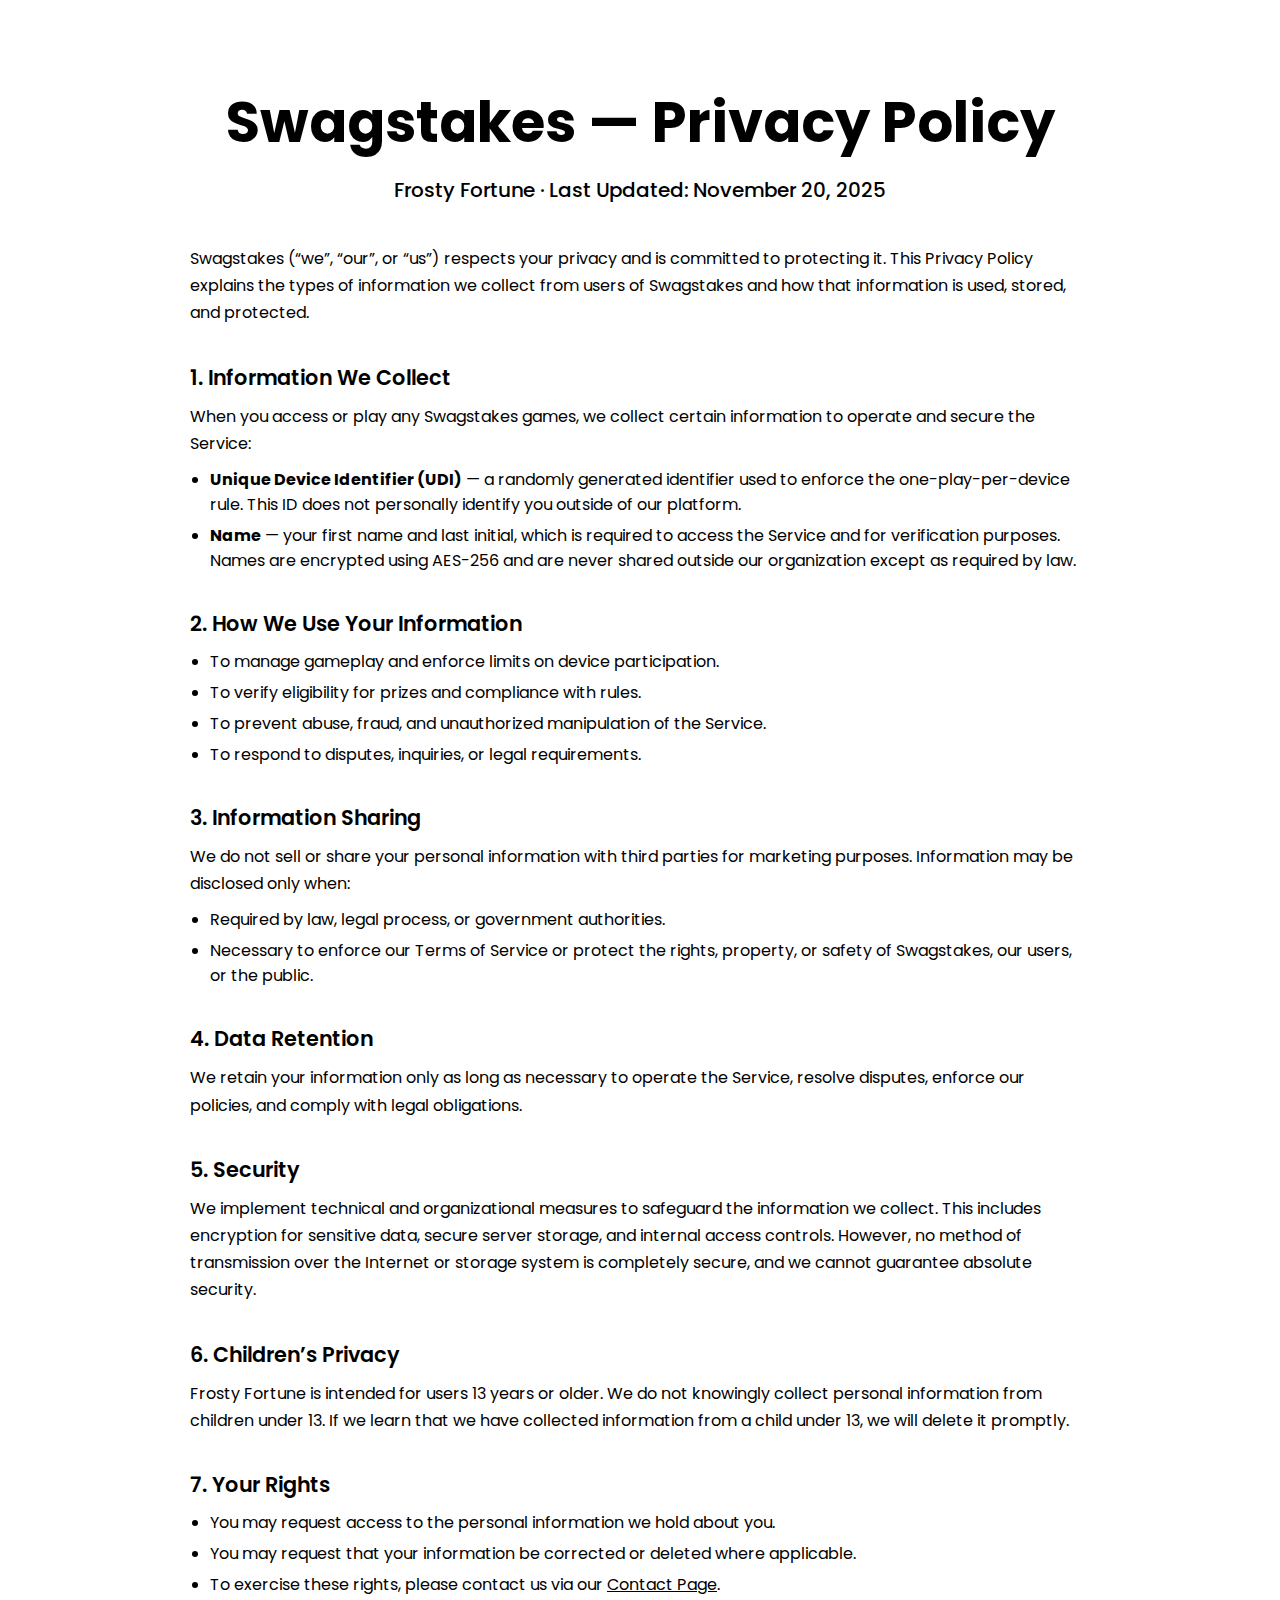
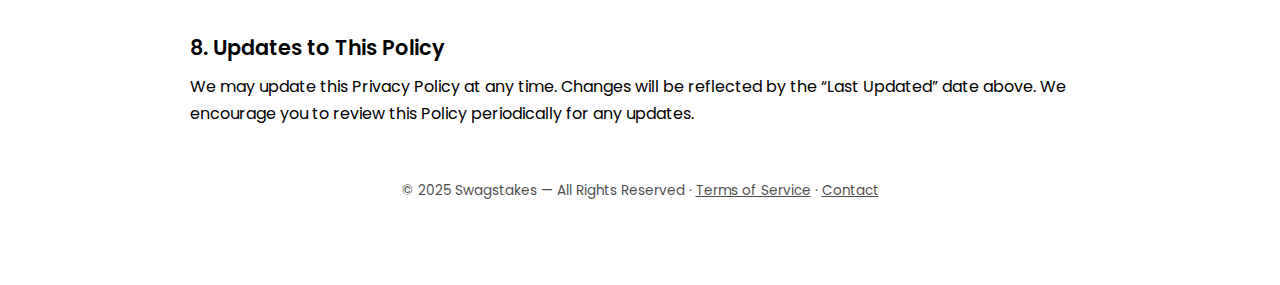
<file: privacy/index.html>
<!DOCTYPE html>
<html lang="en">
<head>
    <meta charset="UTF-8">
    <meta name="viewport" content="width=device-width, initial-scale=1.0">
    <title>Swagstakes - Privacy Policy</title>
    <link rel="preconnect" href="https://fonts.googleapis.com">
    <link rel="preconnect" href="https://fonts.gstatic.com" crossorigin>
    <link href="https://fonts.googleapis.com/css2?family=Poppins:wght@300;400;500;600;700&display=swap" rel="stylesheet">

    <style>
        * {
            margin: 0;
            padding: 0;
            box-sizing: border-box;
            font-family: 'Poppins', sans-serif;
        }

        html, body {
            width: 100%;
            background: #fff;
            color: #000;
            overflow-x: hidden;
        }

        body {
            padding: 80px 20px;
            display: flex;
            justify-content: center;
        }

        .container {
            width: 100%;
            max-width: 900px;
        }

        h1 {
            font-size: 3.5rem;
            font-weight: 700;
            text-align: center;
            margin-bottom: 10px;
        }

        h2 {
            font-size: 1.25rem;
            font-weight: 500;
            text-align: center;
            margin-bottom: 40px;
        }

        h3 {
            font-size: 1.3rem;
            margin-top: 35px;
            font-weight: 600;
        }

        p, .privacy-text {
            font-size: 1rem;
            font-weight: 400;
            line-height: 1.7rem;
            margin-top: 10px;
        }

        ul {
            margin-top: 10px;
            margin-left: 20px;
        }

        li {
            list-style: disc;
            margin: 6px 0;
        }

        .footer-note {
            text-align: center;
            font-size: 0.85rem;
            margin-top: 50px;
            opacity: 0.7;
        }

        a {
            text-decoration: underline;
            color: #000;
        }
    </style>
</head>
<body>
    <div class="container">
        <h1>Swagstakes — Privacy Policy</h1>
        <h2>Frosty Fortune · Last Updated: November 20, 2025</h2>

        <p class="privacy-text">
            Swagstakes (“we”, “our”, or “us”) respects your privacy and is committed to protecting it. This Privacy Policy explains the types of information we collect from users of Swagstakes and how that information is used, stored, and protected.
        </p>

        <h3>1. Information We Collect</h3>
        <p class="privacy-text">
            When you access or play any Swagstakes games, we collect certain information to operate and secure the Service:
        </p>
        <ul>
            <li><strong>Unique Device Identifier (UDI)</strong> — a randomly generated identifier used to enforce the one-play-per-device rule. This ID does not personally identify you outside of our platform.</li>
            <li><strong>Name</strong> — your first name and last initial, which is required to access the Service and for verification purposes. Names are encrypted using AES-256 and are never shared outside our organization except as required by law.</li>
        </ul>

        <h3>2. How We Use Your Information</h3>
        <ul>
            <li>To manage gameplay and enforce limits on device participation.</li>
            <li>To verify eligibility for prizes and compliance with rules.</li>
            <li>To prevent abuse, fraud, and unauthorized manipulation of the Service.</li>
            <li>To respond to disputes, inquiries, or legal requirements.</li>
        </ul>

        <h3>3. Information Sharing</h3>
        <p class="privacy-text">
            We do not sell or share your personal information with third parties for marketing purposes. Information may be disclosed only when:
        </p>
        <ul>
            <li>Required by law, legal process, or government authorities.</li>
            <li>Necessary to enforce our Terms of Service or protect the rights, property, or safety of Swagstakes, our users, or the public.</li>
        </ul>

        <h3>4. Data Retention</h3>
        <p class="privacy-text">
            We retain your information only as long as necessary to operate the Service, resolve disputes, enforce our policies, and comply with legal obligations.
        </p>

        <h3>5. Security</h3>
        <p class="privacy-text">
            We implement technical and organizational measures to safeguard the information we collect. This includes encryption for sensitive data, secure server storage, and internal access controls. However, no method of transmission over the Internet or storage system is completely secure, and we cannot guarantee absolute security.
        </p>

        <h3>6. Children’s Privacy</h3>
        <p class="privacy-text">
            Frosty Fortune is intended for users 13 years or older. We do not knowingly collect personal information from children under 13. If we learn that we have collected information from a child under 13, we will delete it promptly.
        </p>

        <h3>7. Your Rights</h3>
        <ul>
            <li>You may request access to the personal information we hold about you.</li>
            <li>You may request that your information be corrected or deleted where applicable.</li>
            <li>To exercise these rights, please contact us via our <a href="/frosty-fortune">Contact Page</a>.</li>
        </ul>

        <h3>8. Updates to This Policy</h3>
        <p class="privacy-text">
            We may update this Privacy Policy at any time. Changes will be reflected by the “Last Updated” date above. We encourage you to review this Policy periodically for any updates.
        </p>

        <p class="footer-note">
            © 2025 Swagstakes — All Rights Reserved · <a href="/frosty-fortune/tos">Terms of Service</a> · <a href="/frosty-fortune">Contact</a>
        </p>
    </div>
</body>
</html>
</file>
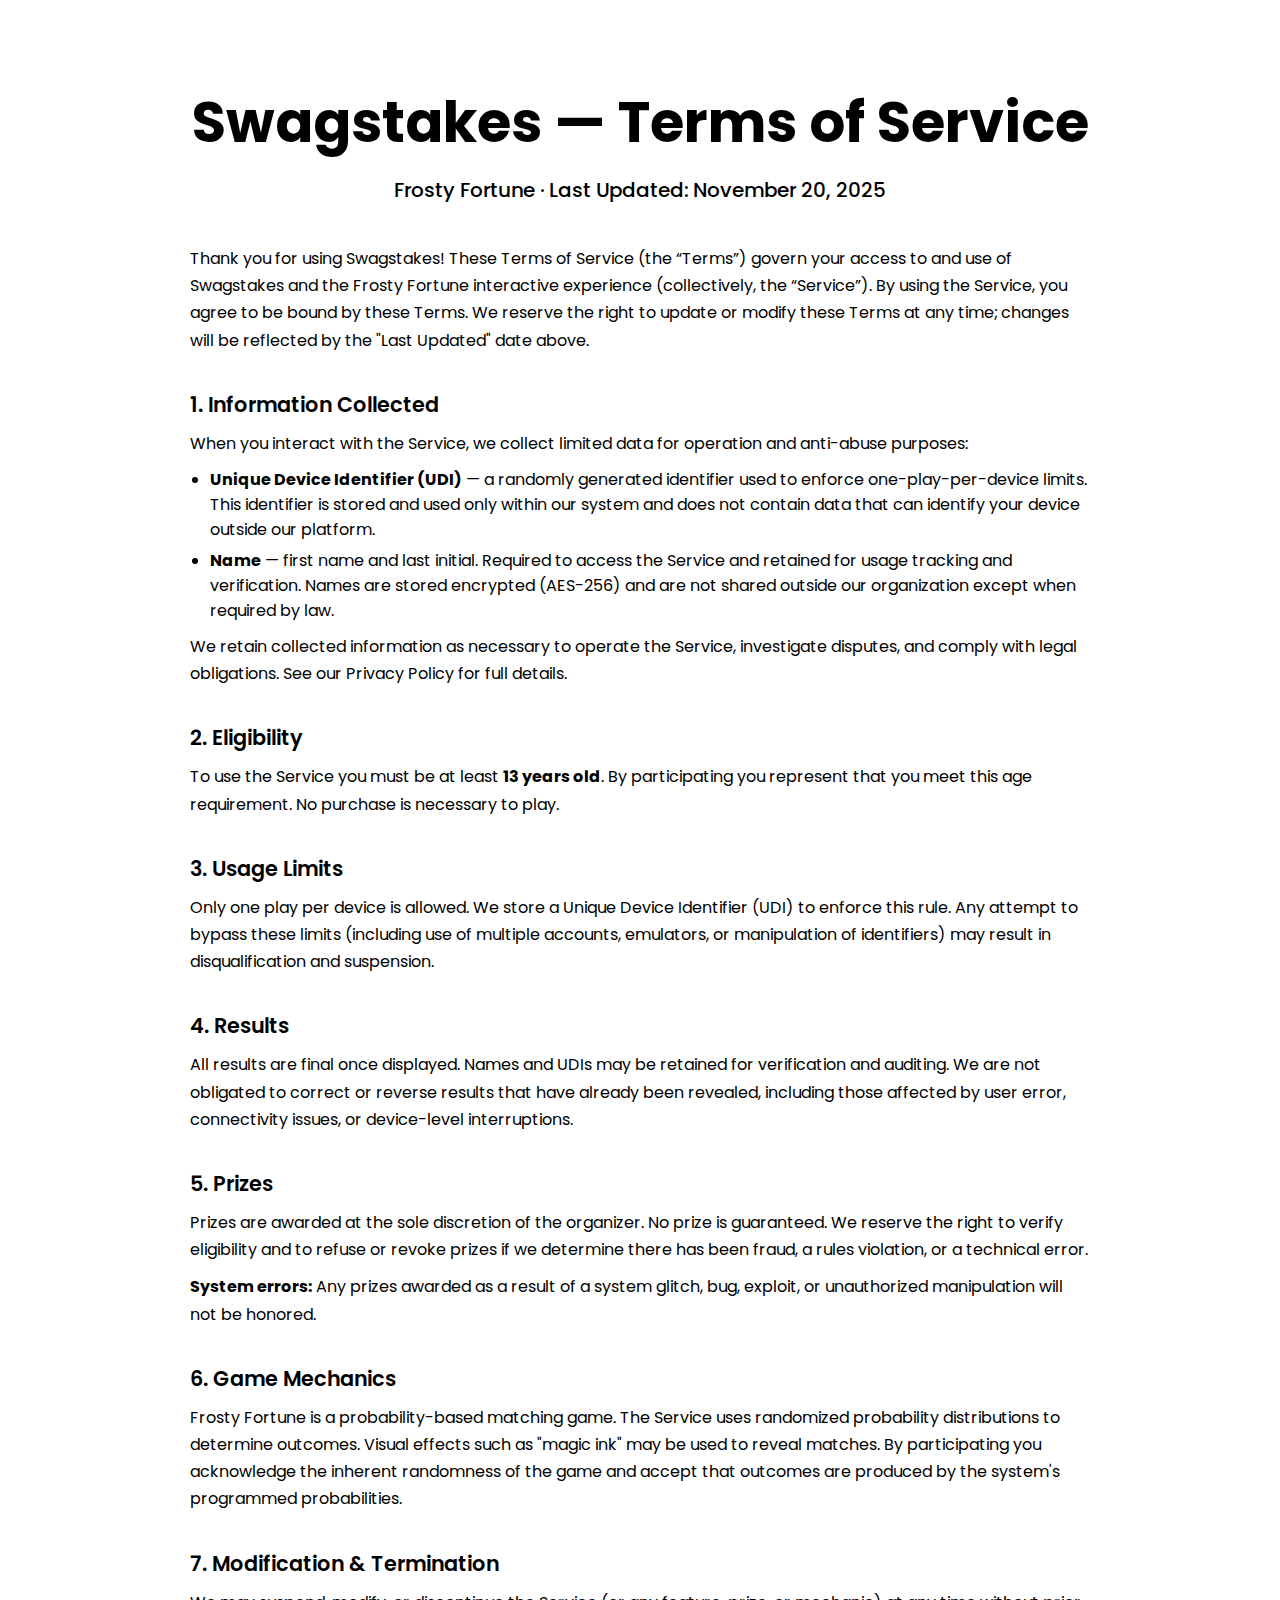
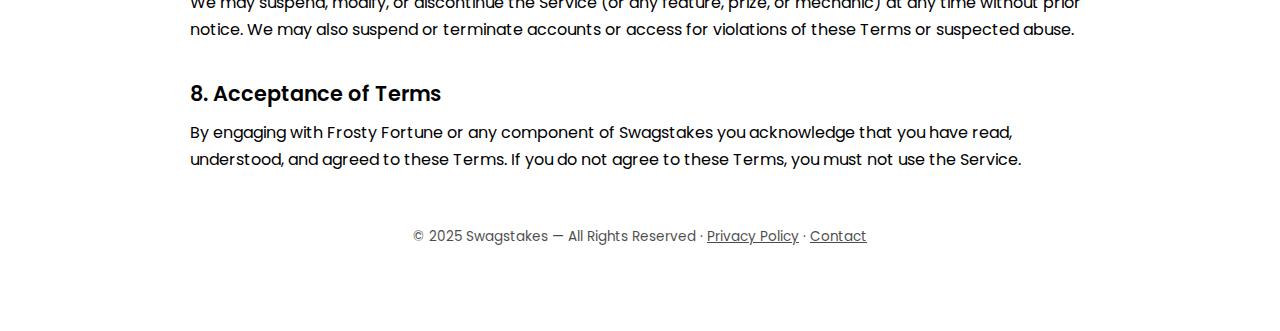
<file: tos/index.html>
<!DOCTYPE html>
<html lang="en">
<head>
    <meta charset="UTF-8">
    <meta name="viewport" content="width=device-width, initial-scale=1.0">
    <title>Swagstakes - Terms of Service</title>
    <link rel="preconnect" href="https://fonts.googleapis.com">
    <link rel="preconnect" href="https://fonts.gstatic.com" crossorigin>
    <link href="https://fonts.googleapis.com/css2?family=Poppins:wght@300;400;500;600;700&display=swap" rel="stylesheet">

    <style>
        * {
            margin: 0;
            padding: 0;
            box-sizing: border-box;
            font-family: 'Poppins', sans-serif;
        }

        html, body {
            width: 100%;
            background: #fff;
            color: #000;
            overflow-x: hidden;
        }

        body {
            padding: 80px 20px;
            display: flex;
            justify-content: center;
        }

        .container {
            width: 100%;
            max-width: 900px;
        }

        h1 {
            font-size: 3.5rem;
            font-weight: 700;
            text-align: center;
            margin-bottom: 10px;
        }

        h2 {
            font-size: 1.25rem;
            font-weight: 500;
            text-align: center;
            margin-bottom: 40px;
        }

        h3 {
            font-size: 1.3rem;
            margin-top: 35px;
            font-weight: 600;
        }

        p, .tos-text {
            font-size: 1rem;
            font-weight: 400;
            line-height: 1.7rem;
            margin-top: 10px;
        }

        ul {
            margin-top: 10px;
            margin-left: 20px;
        }

        li {
            list-style: disc;
            margin: 6px 0;
        }

        .footer-note {
            text-align: center;
            font-size: 0.85rem;
            margin-top: 50px;
            opacity: 0.7;
        }

        a {
            text-decoration: underline;
            color: #000;
        }
    </style>
</head>
<body>
    <div class="container">
        <h1>Swagstakes — Terms of Service</h1>
        <h2>Frosty Fortune · Last Updated: November 20, 2025</h2>

        <p class="tos-text">
            Thank you for using Swagstakes! These Terms of Service (the “Terms”) govern your access to and use of Swagstakes and the Frosty Fortune interactive experience (collectively, the “Service”). By using the Service, you agree to be bound by these Terms. We reserve the right to update or modify these Terms at any time; changes will be reflected by the "Last Updated" date above.
        </p>

        <h3>1. Information Collected</h3>
        <p class="tos-text">
            When you interact with the Service, we collect limited data for operation and anti-abuse purposes:
        </p>
        <ul>
            <li><strong>Unique Device Identifier (UDI)</strong> — a randomly generated identifier used to enforce one-play-per-device limits. This identifier is stored and used only within our system and does not contain data that can identify your device outside our platform.</li>
            <li><strong>Name</strong> — first name and last initial. Required to access the Service and retained for usage tracking and verification. Names are stored encrypted (AES-256) and are not shared outside our organization except when required by law.</li>
        </ul>
        <p class="tos-text">
            We retain collected information as necessary to operate the Service, investigate disputes, and comply with legal obligations. See our Privacy Policy for full details.
        </p>

        <h3>2. Eligibility</h3>
        <p class="tos-text">
            To use the Service you must be at least <strong>13 years old</strong>. By participating you represent that you meet this age requirement. No purchase is necessary to play.
        </p>

        <h3>3. Usage Limits</h3>
        <p class="tos-text">
            Only one play per device is allowed. We store a Unique Device Identifier (UDI) to enforce this rule. Any attempt to bypass these limits (including use of multiple accounts, emulators, or manipulation of identifiers) may result in disqualification and suspension.
        </p>

        <h3>4. Results</h3>
        <p class="tos-text">
            All results are final once displayed. Names and UDIs may be retained for verification and auditing. We are not obligated to correct or reverse results that have already been revealed, including those affected by user error, connectivity issues, or device-level interruptions.
        </p>

        <h3>5. Prizes</h3>
        <p class="tos-text">
            Prizes are awarded at the sole discretion of the organizer. No prize is guaranteed. We reserve the right to verify eligibility and to refuse or revoke prizes if we determine there has been fraud, a rules violation, or a technical error.
        </p>
        <p class="tos-text">
            <strong>System errors:</strong> Any prizes awarded as a result of a system glitch, bug, exploit, or unauthorized manipulation will not be honored.
        </p>

        <h3>6. Game Mechanics</h3>
        <p class="tos-text">
            Frosty Fortune is a probability-based matching game. The Service uses randomized probability distributions to determine outcomes. Visual effects such as "magic ink" may be used to reveal matches. By participating you acknowledge the inherent randomness of the game and accept that outcomes are produced by the system's programmed probabilities.
        </p>

        <h3>7. Modification & Termination</h3>
        <p class="tos-text">
            We may suspend, modify, or discontinue the Service (or any feature, prize, or mechanic) at any time without prior notice. We may also suspend or terminate accounts or access for violations of these Terms or suspected abuse.
        </p>

        <h3>8. Acceptance of Terms</h3>
        <p class="tos-text">
            By engaging with Frosty Fortune or any component of Swagstakes you acknowledge that you have read, understood, and agreed to these Terms. If you do not agree to these Terms, you must not use the Service.
        </p>

        <p class="footer-note">
            © 2025 Swagstakes — All Rights Reserved · <a href="/frosty-fortune/privacy">Privacy Policy</a> · <a href="/frosty-fortune">Contact</a>
        </p>
    </div>
</body>
</html>
</file>
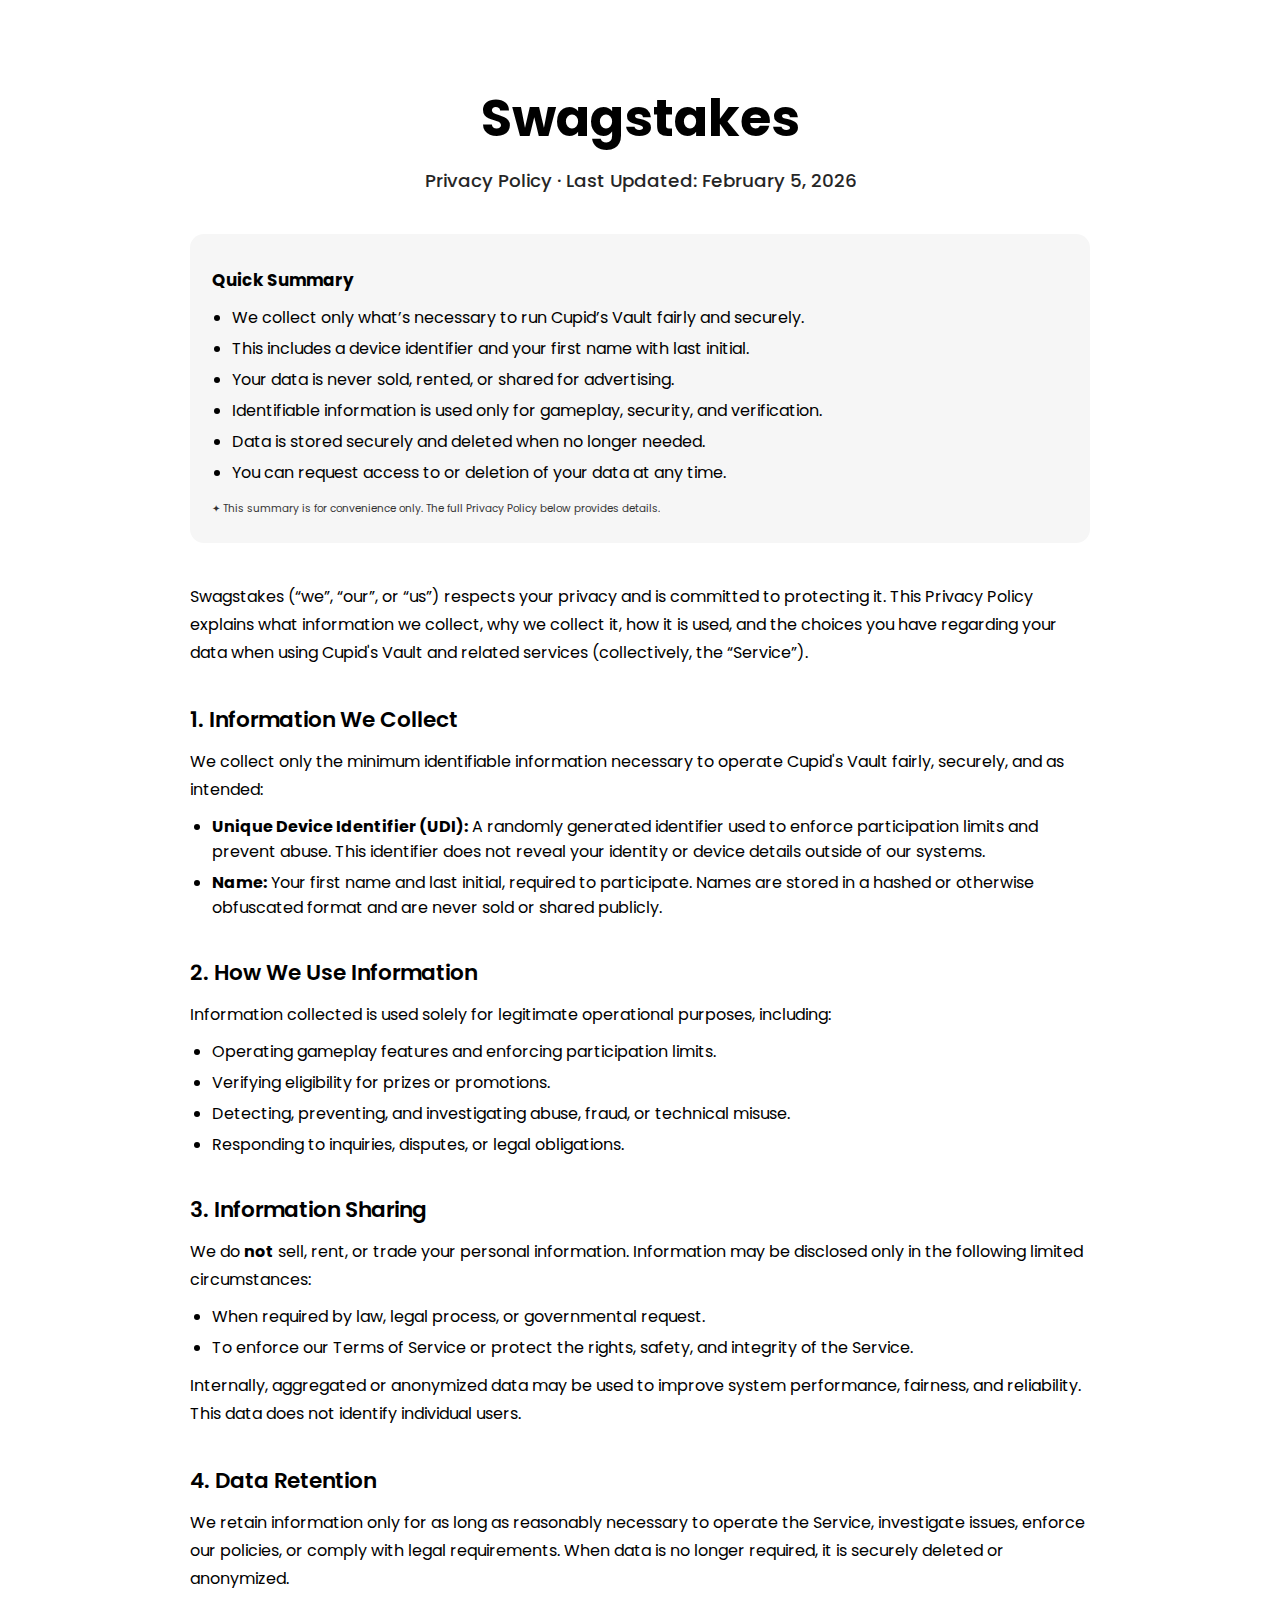
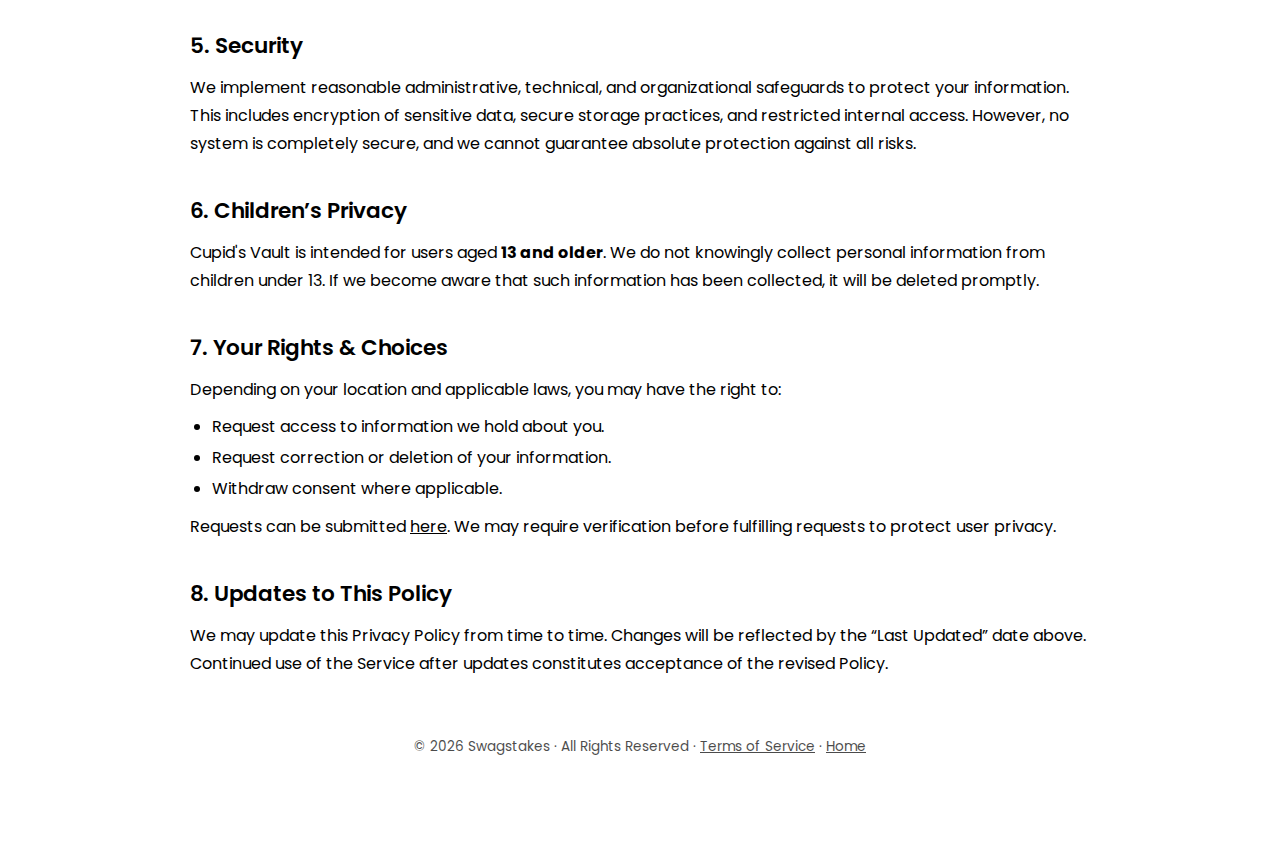
<file: directory/privacy/index.html>
<!DOCTYPE html>
<html lang="en">

<head>
    <meta charset="UTF-8">
    <meta name="viewport" content="width=device-width, initial-scale=1.0">
    <title>Cupid's Vault — Privacy Policy</title>

    <link rel="preconnect" href="https://fonts.googleapis.com">
    <link rel="preconnect" href="https://fonts.gstatic.com" crossorigin>
    <link href="https://fonts.googleapis.com/css2?family=Poppins:wght@300;400;500;600;700&display=swap"
        rel="stylesheet">

    <style>
        * {
            margin: 0;
            padding: 0;
            box-sizing: border-box;
            font-family: 'Poppins', sans-serif;
        }

        body {
            background: #fff;
            color: #000;
            padding: 80px 20px;
            display: flex;
            justify-content: center;
        }

        .container {
            max-width: 900px;
            width: 100%;
        }

        h1 {
            font-size: 3.2rem;
            font-weight: 700;
            text-align: center;
            margin-bottom: 10px;
        }

        h2 {
            font-size: 1.15rem;
            font-weight: 500;
            text-align: center;
            margin-bottom: 40px;
            opacity: 0.85;
        }

        h3 {
            margin-top: 36px;
            font-size: 1.35rem;
            font-weight: 600;
        }

        p {
            margin-top: 12px;
            font-size: 1rem;
            line-height: 1.75rem;
        }

        ul {
            margin-top: 10px;
            margin-left: 22px;
        }

        li {
            margin: 6px 0;
            list-style: disc;
        }

        a {
            color: #000;
            text-decoration: underline;
        }

        .footer-note {
            text-align: center;
            font-size: 0.85rem;
            margin-top: 55px;
            opacity: 0.7;
        }

        .summary-box {
            background: #f6f6f6;
            border-radius: 14px;
            padding: 20px 22px;
            margin: 30px 0 40px 0;
        }

        .summary-box p strong {
            font-size: 1.05rem;
        }

        .summary-box ul {
            margin-top: 10px;
            margin-left: 20px;
        }

        .summary-box li {
            margin: 6px 0;
        }
    </style>
</head>

<body>
    <div class="container">

        <h1>Swagstakes</h1>
        <h2>Privacy Policy · Last Updated: February 5, 2026</h2>

        <div class="summary-box">
            <p><strong>Quick Summary</strong></p>
            <ul>
                <li>We collect only what’s necessary to run Cupid’s Vault fairly and securely.</li>
                <li>This includes a device identifier and your first name with last initial.</li>
                <li>Your data is never sold, rented, or shared for advertising.</li>
                <li>Identifiable information is used only for gameplay, security, and verification.</li>
                <li>Data is stored securely and deleted when no longer needed.</li>
                <li>You can request access to or deletion of your data at any time.</li>
            </ul>
            <p style="margin-top:10px; font-size:0.65rem; opacity:0.8;">
                ✦ This summary is for convenience only. The full Privacy Policy below provides details.
            </p>
        </div>

        <p>
            Swagstakes (“we”, “our”, or “us”) respects your privacy and is committed to protecting it.
            This Privacy Policy explains what information we collect, why we collect it, how it is used,
            and the choices you have regarding your data when using Cupid's Vault and related services
            (collectively, the “Service”).
        </p>

        <h3>1. Information We Collect</h3>
        <p>
            We collect only the minimum identifiable information necessary to operate Cupid's Vault fairly, securely,
            and as intended:
        </p>
        <ul>
            <li>
                <strong>Unique Device Identifier (UDI):</strong> A randomly generated identifier used to
                enforce participation limits and prevent abuse. This identifier does not reveal your
                identity or device details outside of our systems.
            </li>
            <li>
                <strong>Name:</strong> Your first name and last initial, required to participate.
                Names are stored in a hashed or otherwise obfuscated format and are never sold or shared
                publicly.
            </li>
        </ul>

        <h3>2. How We Use Information</h3>
        <p>
            Information collected is used solely for legitimate operational purposes, including:
        </p>
        <ul>
            <li>Operating gameplay features and enforcing participation limits.</li>
            <li>Verifying eligibility for prizes or promotions.</li>
            <li>Detecting, preventing, and investigating abuse, fraud, or technical misuse.</li>
            <li>Responding to inquiries, disputes, or legal obligations.</li>
        </ul>

        <h3>3. Information Sharing</h3>
        <p>
            We do <strong>not</strong> sell, rent, or trade your personal information.
            Information may be disclosed only in the following limited circumstances:
        </p>
        <ul>
            <li>When required by law, legal process, or governmental request.</li>
            <li>To enforce our Terms of Service or protect the rights, safety, and integrity of the Service.</li>
        </ul>
        <p>
            Internally, aggregated or anonymized data may be used to improve system performance,
            fairness, and reliability. This data does not identify individual users.
        </p>

        <h3>4. Data Retention</h3>
        <p>
            We retain information only for as long as reasonably necessary to operate the Service,
            investigate issues, enforce our policies, or comply with legal requirements. When data
            is no longer required, it is securely deleted or anonymized.
        </p>

        <h3>5. Security</h3>
        <p>
            We implement reasonable administrative, technical, and organizational safeguards to protect
            your information. This includes encryption of sensitive data, secure storage practices, and
            restricted internal access. However, no system is completely secure, and we cannot guarantee
            absolute protection against all risks.
        </p>

        <h3>6. Children’s Privacy</h3>
        <p>
            Cupid's Vault is intended for users aged <strong>13 and older</strong>. We do not knowingly
            collect personal information from children under 13. If we become aware that such information
            has been collected, it will be deleted promptly.
        </p>

        <h3>7. Your Rights & Choices</h3>
        <p>
            Depending on your location and applicable laws, you may have the right to:
        </p>
        <ul>
            <li>Request access to information we hold about you.</li>
            <li>Request correction or deletion of your information.</li>
            <li>Withdraw consent where applicable.</li>
        </ul>
        <p>
            Requests can be submitted <a href="mailto:tetrasoftware.us@gmail.com">here</a>.
            We may require verification before fulfilling requests to protect user privacy.
        </p>

        <h3>8. Updates to This Policy</h3>
        <p>
            We may update this Privacy Policy from time to time. Changes will be reflected by the
            “Last Updated” date above. Continued use of the Service after updates constitutes acceptance
            of the revised Policy.
        </p>

        <p class="footer-note">
            © 2026 Swagstakes · All Rights Reserved ·
            <a href="/cupids-vault/directory/tos/">Terms of Service</a> ·
            <a href="/cupids-vault/">Home</a>
        </p>

    </div>
</body>

</html>
</file>
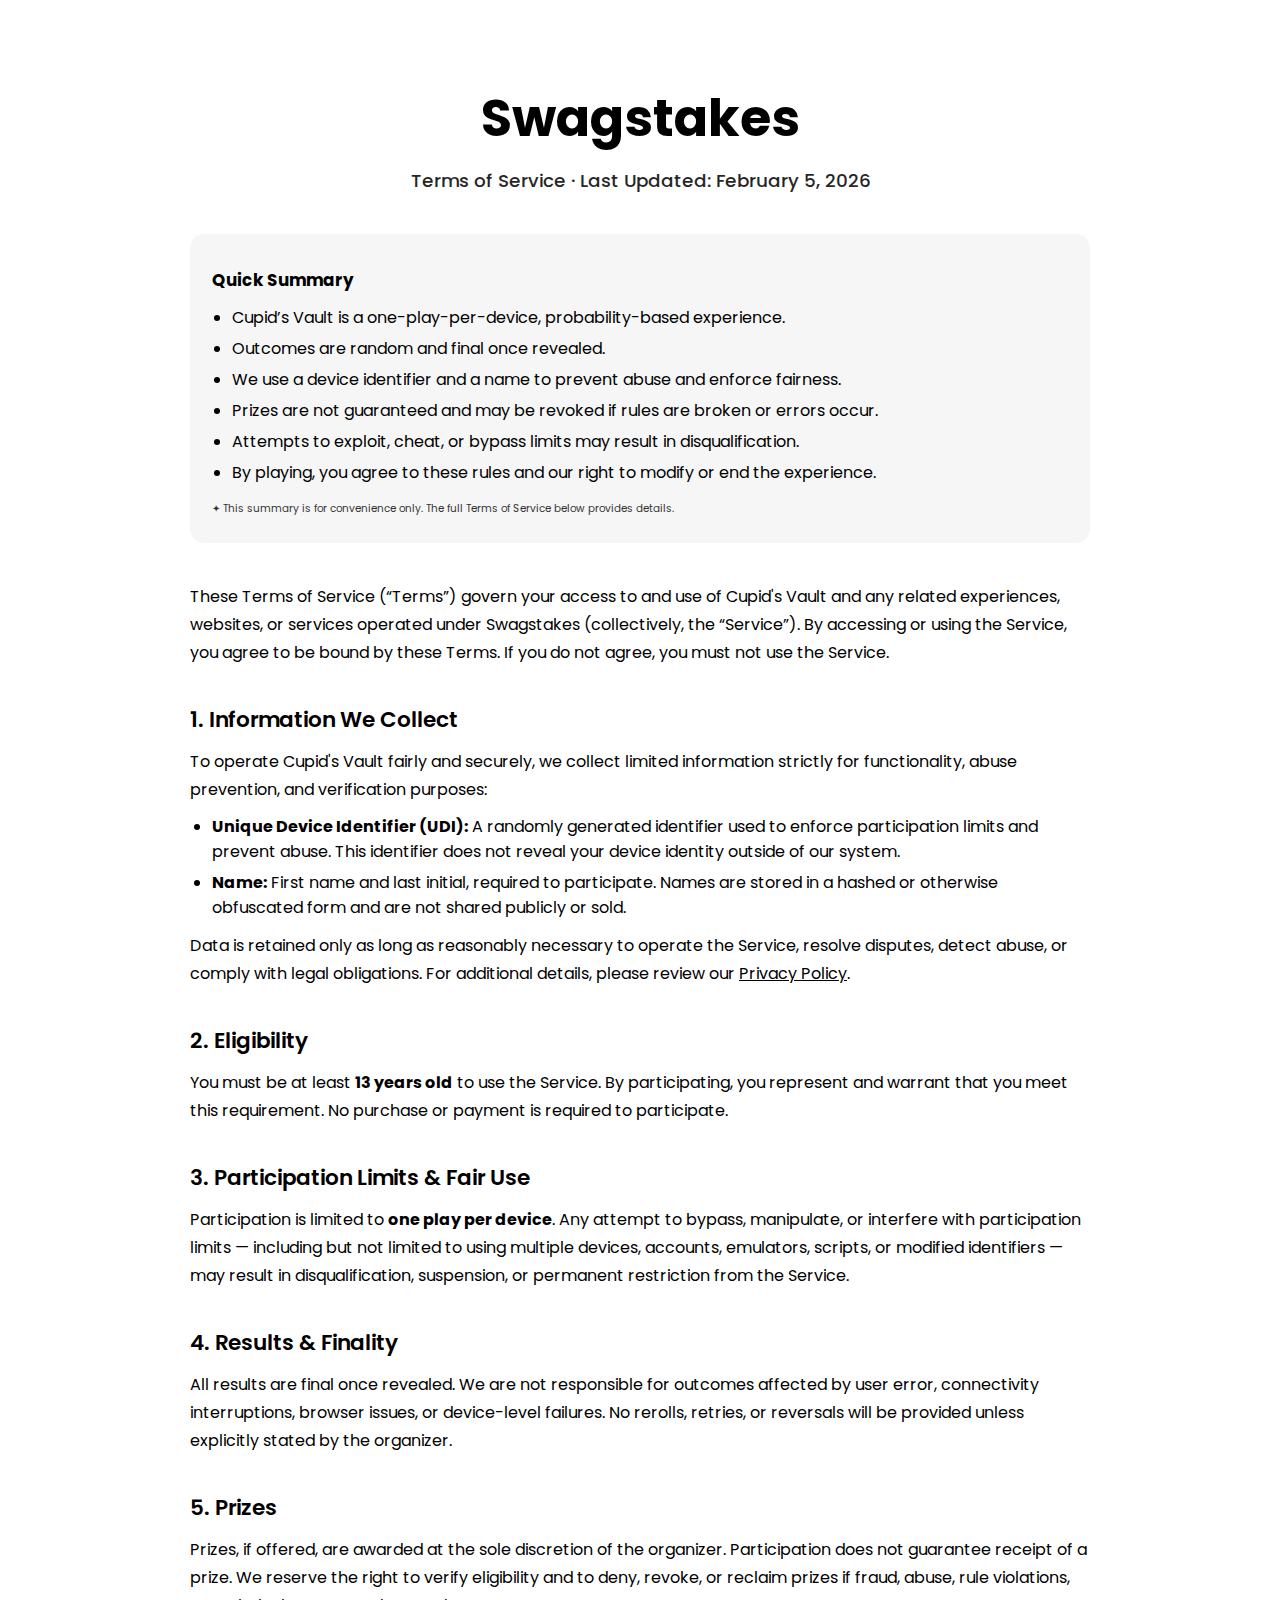
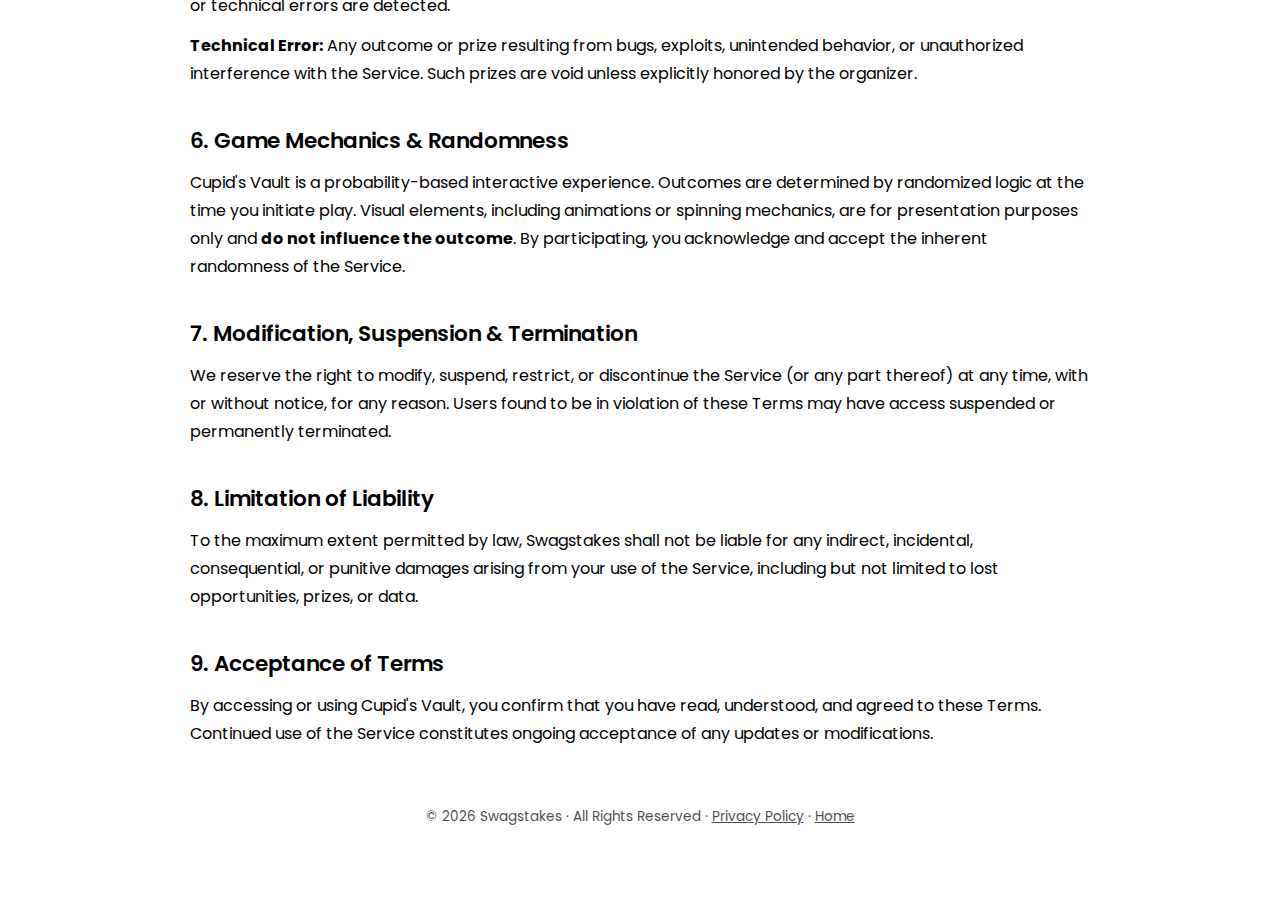
<file: directory/tos/index.html>
<!DOCTYPE html>
<html lang="en">

<head>
    <meta charset="UTF-8">
    <meta name="viewport" content="width=device-width, initial-scale=1.0">
    <title>Cupid's Vault — Terms of Service</title>

    <link rel="preconnect" href="https://fonts.googleapis.com">
    <link rel="preconnect" href="https://fonts.gstatic.com" crossorigin>
    <link href="https://fonts.googleapis.com/css2?family=Poppins:wght@300;400;500;600;700&display=swap"
        rel="stylesheet">

    <style>
        * {
            margin: 0;
            padding: 0;
            box-sizing: border-box;
            font-family: 'Poppins', sans-serif;
        }

        body {
            background: #fff;
            color: #000;
            padding: 80px 20px;
            display: flex;
            justify-content: center;
        }

        .container {
            max-width: 900px;
            width: 100%;
        }

        h1 {
            font-size: 3.2rem;
            font-weight: 700;
            text-align: center;
            margin-bottom: 10px;
        }

        h2 {
            font-size: 1.15rem;
            font-weight: 500;
            text-align: center;
            margin-bottom: 40px;
            opacity: 0.85;
        }

        h3 {
            margin-top: 36px;
            font-size: 1.35rem;
            font-weight: 600;
        }

        p {
            margin-top: 12px;
            font-size: 1rem;
            line-height: 1.75rem;
        }

        ul {
            margin-top: 10px;
            margin-left: 22px;
        }

        li {
            margin: 6px 0;
            list-style: disc;
        }

        a {
            color: #000;
            text-decoration: underline;
        }

        .footer-note {
            text-align: center;
            font-size: 0.85rem;
            margin-top: 55px;
            opacity: 0.7;
        }

        .summary-box {
            background: #f6f6f6;
            border-radius: 14px;
            padding: 20px 22px;
            margin: 30px 0 40px 0;
        }

        .summary-box p strong {
            font-size: 1.05rem;
        }

        .summary-box ul {
            margin-top: 10px;
            margin-left: 20px;
        }

        .summary-box li {
            margin: 6px 0;
        }
    </style>
</head>

<body>
    <div class="container">

        <h1>Swagstakes</h1>
        <h2>Terms of Service · Last Updated: February 5, 2026</h2>

        <div class="summary-box">
            <p><strong>Quick Summary</strong></p>
            <ul>
                <li>Cupid’s Vault is a one-play-per-device, probability-based experience.</li>
                <li>Outcomes are random and final once revealed.</li>
                <li>We use a device identifier and a name to prevent abuse and enforce fairness.</li>
                <li>Prizes are not guaranteed and may be revoked if rules are broken or errors occur.</li>
                <li>Attempts to exploit, cheat, or bypass limits may result in disqualification.</li>
                <li>By playing, you agree to these rules and our right to modify or end the experience.</li>
            </ul>
            <p style="margin-top:10px; font-size:0.65rem; opacity:0.8;">
                ✦ This summary is for convenience only. The full Terms of Service below provides details.
            </p>
        </div>

        <p>
            These Terms of Service (“Terms”) govern your access to and use of Cupid's Vault and any related
            experiences, websites, or services operated under Swagstakes (collectively, the “Service”).
            By accessing or using the Service, you agree to be bound by these Terms. If you do not agree,
            you must not use the Service.
        </p>

        <h3>1. Information We Collect</h3>
        <p>
            To operate Cupid's Vault fairly and securely, we collect limited information strictly for
            functionality, abuse prevention, and verification purposes:
        </p>
        <ul>
            <li>
                <strong>Unique Device Identifier (UDI):</strong> A randomly generated identifier used to
                enforce participation limits and prevent abuse. This identifier does not reveal your
                device identity outside of our system.
            </li>
            <li>
                <strong>Name:</strong> First name and last initial, required to participate. Names are
                stored in a hashed or otherwise obfuscated form and are not shared publicly or sold.
            </li>
        </ul>
        <p>
            Data is retained only as long as reasonably necessary to operate the Service, resolve disputes,
            detect abuse, or comply with legal obligations. For additional details, please review our
            <a href="/cupids-vault/directory/privacy/">Privacy Policy</a>.
        </p>

        <h3>2. Eligibility</h3>
        <p>
            You must be at least <strong>13 years old</strong> to use the Service. By participating, you
            represent and warrant that you meet this requirement. No purchase or payment is required
            to participate.
        </p>

        <h3>3. Participation Limits & Fair Use</h3>
        <p>
            Participation is limited to <strong>one play per device</strong>. Any attempt to bypass,
            manipulate, or interfere with participation limits — including but not limited to using
            multiple devices, accounts, emulators, scripts, or modified identifiers — may result in
            disqualification, suspension, or permanent restriction from the Service.
        </p>

        <h3>4. Results & Finality</h3>
        <p>
            All results are final once revealed. We are not responsible for outcomes affected by user
            error, connectivity interruptions, browser issues, or device-level failures. No rerolls,
            retries, or reversals will be provided unless explicitly stated by the organizer.
        </p>

        <h3>5. Prizes</h3>
        <p>
            Prizes, if offered, are awarded at the sole discretion of the organizer. Participation does not
            guarantee receipt of a prize. We reserve the right to verify eligibility and to deny, revoke,
            or reclaim prizes if fraud, abuse, rule violations, or technical errors are detected.
        </p>
        <p>
            <strong>Technical Error:</strong> Any outcome or prize resulting from bugs, exploits,
            unintended behavior, or unauthorized interference with the Service. Such prizes are void
            unless explicitly honored by the organizer.
        </p>

        <h3>6. Game Mechanics & Randomness</h3>
        <p>
            Cupid's Vault is a probability-based interactive experience. Outcomes are determined by
            randomized logic at the time you initiate play. Visual elements, including animations or
            spinning mechanics, are for presentation purposes only and <strong>do not influence the outcome</strong>.
            By participating, you acknowledge and accept the inherent randomness of the Service.
        </p>

        <h3>7. Modification, Suspension & Termination</h3>
        <p>
            We reserve the right to modify, suspend, restrict, or discontinue the Service (or any part
            thereof) at any time, with or without notice, for any reason. Users found to be in violation
            of these Terms may have access suspended or permanently terminated.
        </p>

        <h3>8. Limitation of Liability</h3>
        <p>
            To the maximum extent permitted by law, Swagstakes shall not be liable for any indirect,
            incidental, consequential, or punitive damages arising from your use of the Service,
            including but not limited to lost opportunities, prizes, or data.
        </p>

        <h3>9. Acceptance of Terms</h3>
        <p>
            By accessing or using Cupid's Vault, you confirm that you have read, understood, and agreed
            to these Terms. Continued use of the Service constitutes ongoing acceptance of any updates
            or modifications.
        </p>

        <p class="footer-note">
            © 2026 Swagstakes · All Rights Reserved ·
            <a href="/cupids-vault/directory/privacy/">Privacy Policy</a> ·
            <a href="/cupids-vault/">Home</a>
        </p>

    </div>
</body>

</html>
</file>
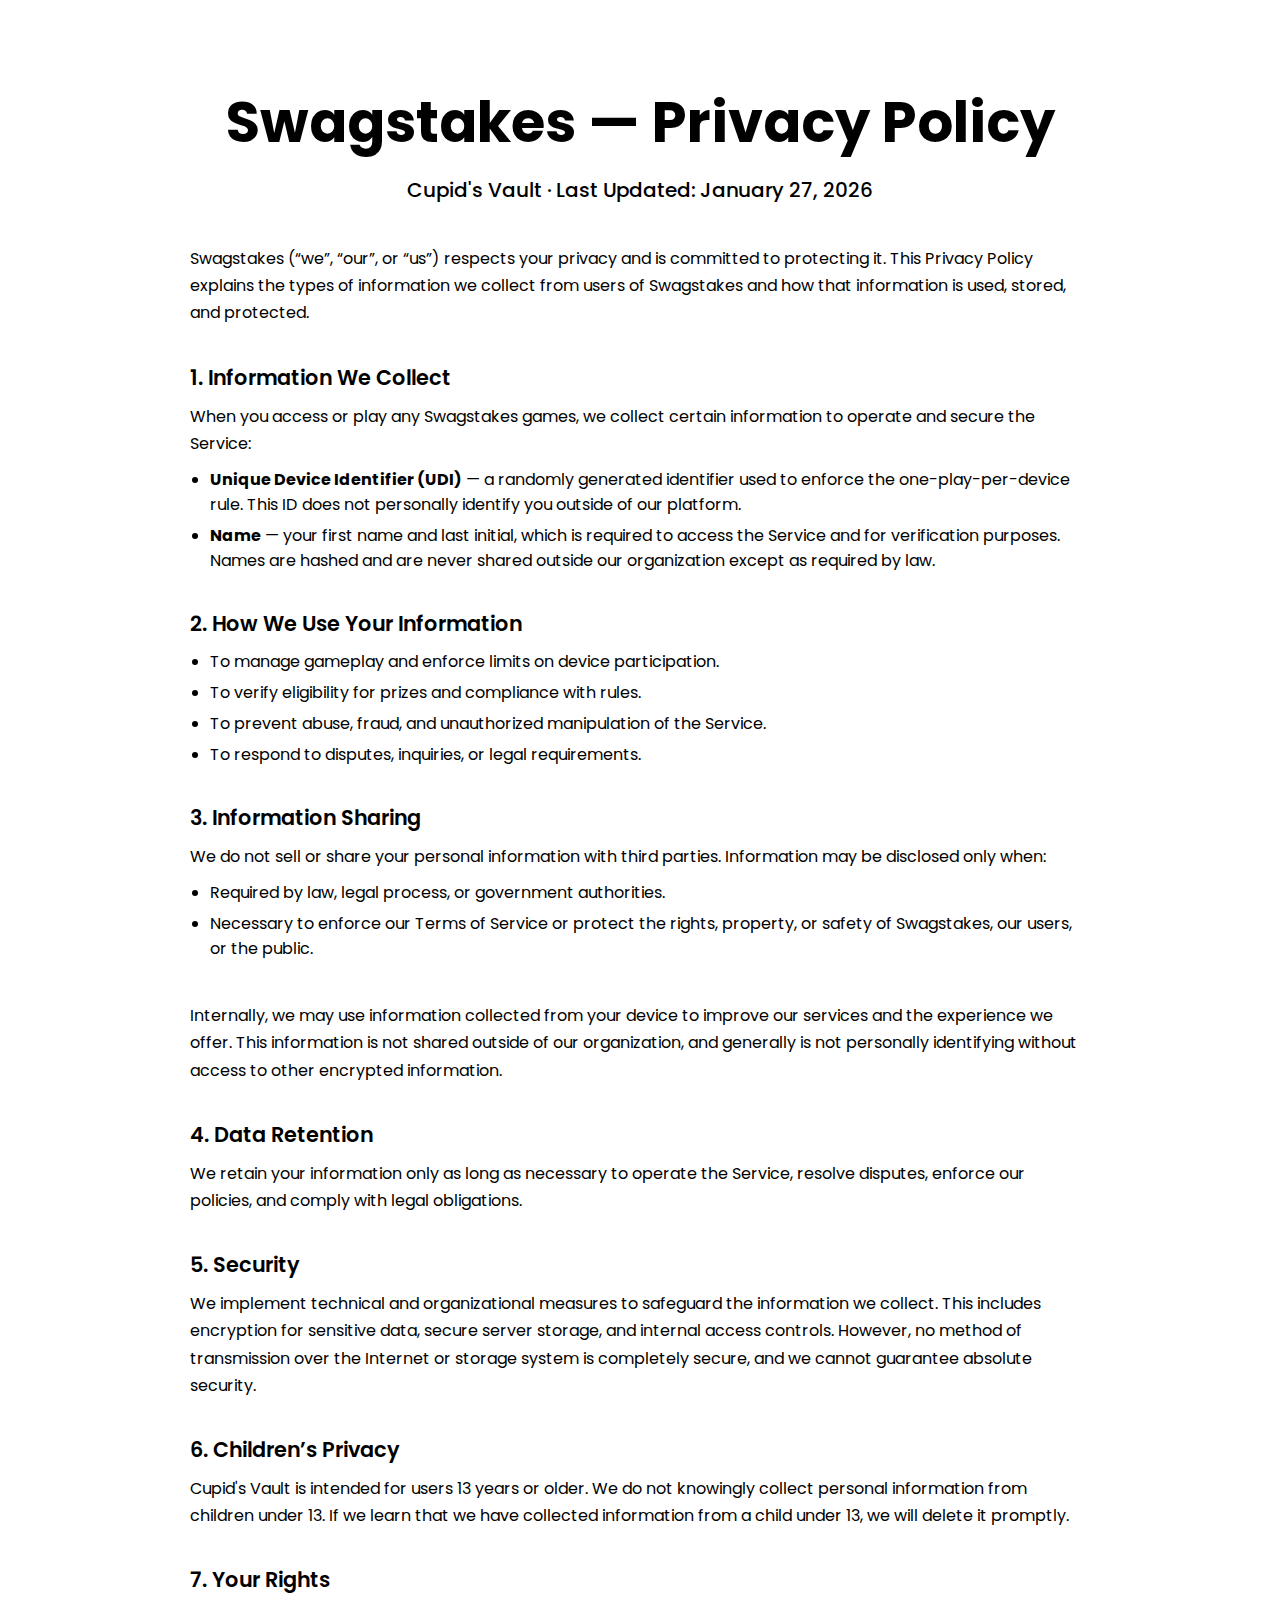
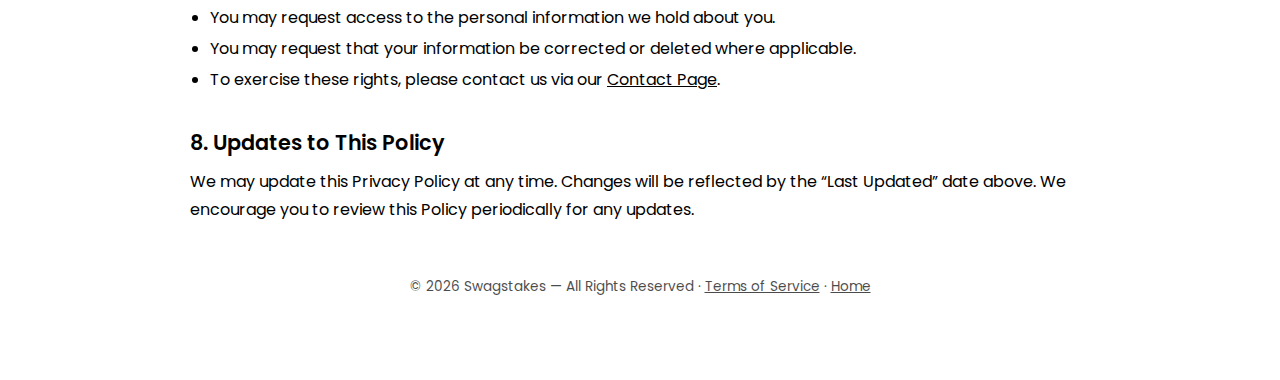
<file: directory/privacy/old.html>
<!DOCTYPE html>
<html lang="en">
<head>
    <meta charset="UTF-8">
    <meta name="viewport" content="width=device-width, initial-scale=1.0">
    <title>Swagstakes - Privacy Policy</title>
    <link rel="preconnect" href="https://fonts.googleapis.com">
    <link rel="preconnect" href="https://fonts.gstatic.com" crossorigin>
    <link href="https://fonts.googleapis.com/css2?family=Poppins:wght@300;400;500;600;700&display=swap" rel="stylesheet">

    <style>
        * {
            margin: 0;
            padding: 0;
            box-sizing: border-box;
            font-family: 'Poppins', sans-serif;
        }

        html, body {
            width: 100%;
            background: #fff;
            color: #000;
            overflow-x: hidden;
        }

        body {
            padding: 80px 20px;
            display: flex;
            justify-content: center;
        }

        .container {
            width: 100%;
            max-width: 900px;
        }

        h1 {
            font-size: 3.5rem;
            font-weight: 700;
            text-align: center;
            margin-bottom: 10px;
        }

        h2 {
            font-size: 1.25rem;
            font-weight: 500;
            text-align: center;
            margin-bottom: 40px;
        }

        h3 {
            font-size: 1.3rem;
            margin-top: 35px;
            font-weight: 600;
        }

        p, .privacy-text {
            font-size: 1rem;
            font-weight: 400;
            line-height: 1.7rem;
            margin-top: 10px;
        }

        ul {
            margin-top: 10px;
            margin-left: 20px;
        }

        li {
            list-style: disc;
            margin: 6px 0;
        }

        .footer-note {
            text-align: center;
            font-size: 0.85rem;
            margin-top: 50px;
            opacity: 0.7;
        }

        a {
            text-decoration: underline;
            color: #000;
        }
    </style>
</head>
<body>
    <div class="container">
        <h1>Swagstakes — Privacy Policy</h1>
        <h2>Cupid's Vault · Last Updated: January 27, 2026</h2>

        <p class="privacy-text">
            Swagstakes (“we”, “our”, or “us”) respects your privacy and is committed to protecting it. This Privacy Policy explains the types of information we collect from users of Swagstakes and how that information is used, stored, and protected.
        </p>

        <h3>1. Information We Collect</h3>
        <p class="privacy-text">
            When you access or play any Swagstakes games, we collect certain information to operate and secure the Service:
        </p>
        <ul>
            <li><strong>Unique Device Identifier (UDI)</strong> — a randomly generated identifier used to enforce the one-play-per-device rule. This ID does not personally identify you outside of our platform.</li>
            <li><strong>Name</strong> — your first name and last initial, which is required to access the Service and for verification purposes. Names are hashed and are never shared outside our organization except as required by law.</li>
        </ul>

        <h3>2. How We Use Your Information</h3>
        <ul>
            <li>To manage gameplay and enforce limits on device participation.</li>
            <li>To verify eligibility for prizes and compliance with rules.</li>
            <li>To prevent abuse, fraud, and unauthorized manipulation of the Service.</li>
            <li>To respond to disputes, inquiries, or legal requirements.</li>
        </ul>

        <h3>3. Information Sharing</h3>
        <p class="privacy-text">
            We do not sell or share your personal information with third parties. Information may be disclosed only when:
        </p>
        <ul>
            <li>Required by law, legal process, or government authorities.</li>
            <li>Necessary to enforce our Terms of Service or protect the rights, property, or safety of Swagstakes, our users, or the public.</li>
        </ul>
        <br>
        <p class="privacy-text">
            Internally, we may use information collected from your device to improve our services and the experience we offer. This information is not shared outside of our organization, and generally is not personally identifying without
            access to other encrypted information.
        </p>

        <h3>4. Data Retention</h3>
        <p class="privacy-text">
            We retain your information only as long as necessary to operate the Service, resolve disputes, enforce our policies, and comply with legal obligations.
        </p>

        <h3>5. Security</h3>
        <p class="privacy-text">
            We implement technical and organizational measures to safeguard the information we collect. This includes encryption for sensitive data, secure server storage, and internal access controls. However, no method of transmission over the Internet or storage system is completely secure, and we cannot guarantee absolute security.
        </p>

        <h3>6. Children’s Privacy</h3>
        <p class="privacy-text">
            Cupid's Vault is intended for users 13 years or older. We do not knowingly collect personal information from children under 13. If we learn that we have collected information from a child under 13, we will delete it promptly.
        </p>

        <h3>7. Your Rights</h3>
        <ul>
            <li>You may request access to the personal information we hold about you.</li>
            <li>You may request that your information be corrected or deleted where applicable.</li>
            <li>To exercise these rights, please contact us via our <a href="/frosty-fortune">Contact Page</a>.</li>
        </ul>

        <h3>8. Updates to This Policy</h3>
        <p class="privacy-text">
            We may update this Privacy Policy at any time. Changes will be reflected by the “Last Updated” date above. We encourage you to review this Policy periodically for any updates.
        </p>

        <p class="footer-note">
            © 2026 Swagstakes — All Rights Reserved · <a href="/directory/tos/">Terms of Service</a> · <a href="/">Home</a>
        </p>
    </div>
</body>
</html>
</file>
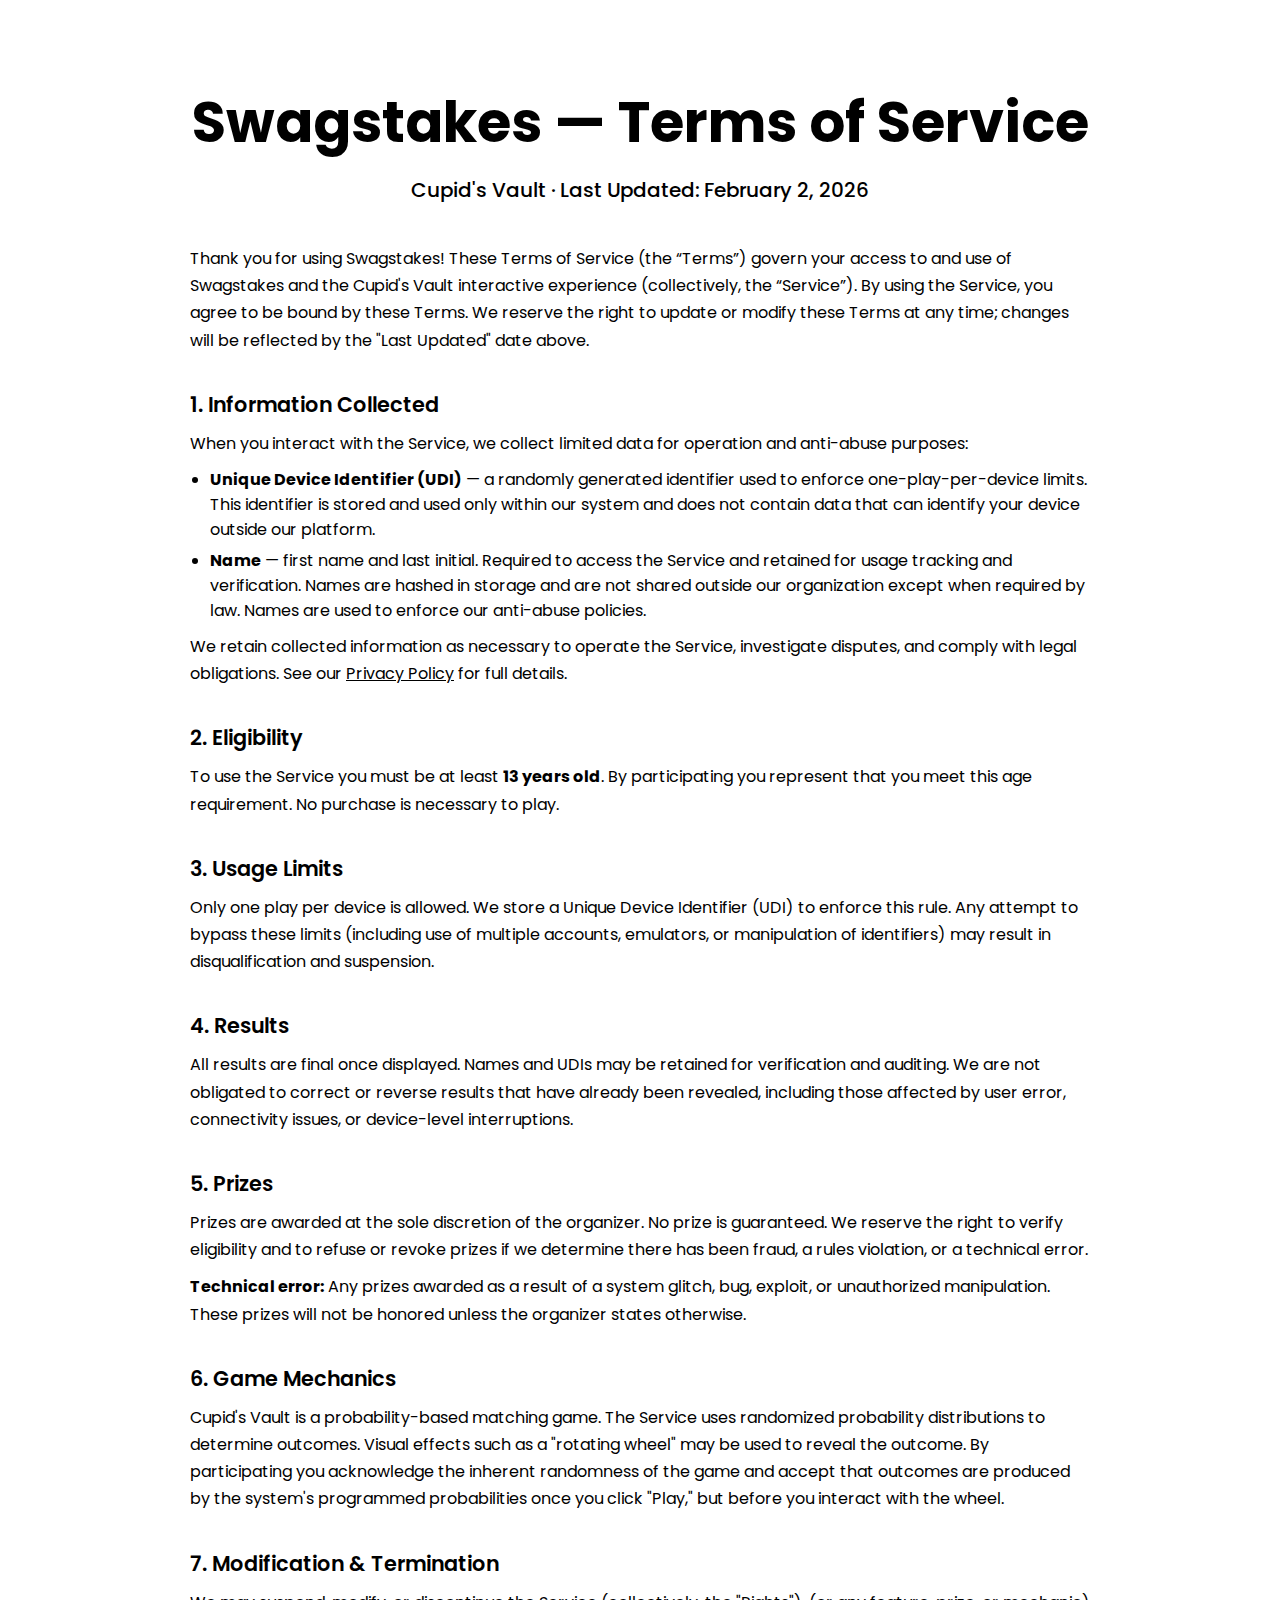
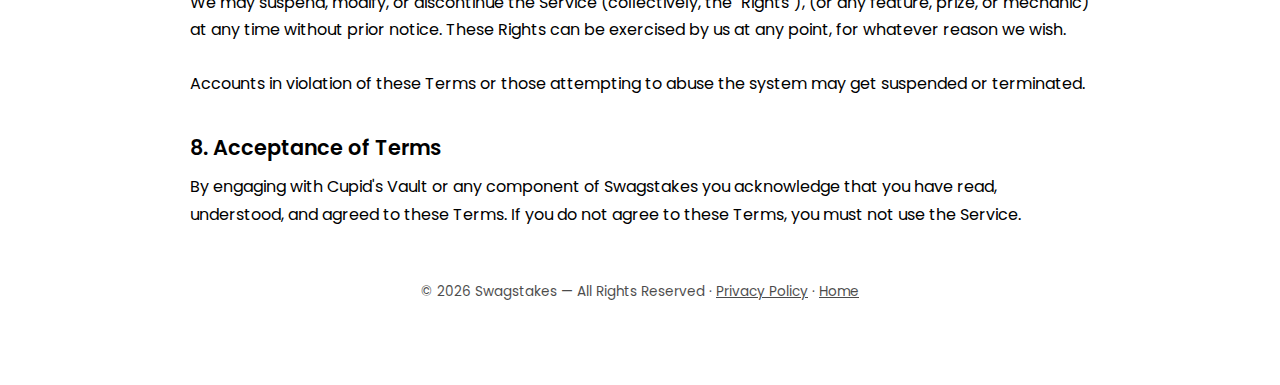
<file: directory/tos/old.html>
<!DOCTYPE html>
<html lang="en">
<head>
    <meta charset="UTF-8">
    <meta name="viewport" content="width=device-width, initial-scale=1.0">
    <title>Swagstakes - Terms of Service</title>
    <link rel="preconnect" href="https://fonts.googleapis.com">
    <link rel="preconnect" href="https://fonts.gstatic.com" crossorigin>
    <link href="https://fonts.googleapis.com/css2?family=Poppins:wght@300;400;500;600;700&display=swap" rel="stylesheet">

    <style>
        * {
            margin: 0;
            padding: 0;
            box-sizing: border-box;
            font-family: 'Poppins', sans-serif;
        }

        html, body {
            width: 100%;
            background: #fff;
            color: #000;
            overflow-x: hidden;
        }

        body {
            padding: 80px 20px;
            display: flex;
            justify-content: center;
        }

        .container {
            width: 100%;
            max-width: 900px;
        }

        h1 {
            font-size: 3.5rem;
            font-weight: 700;
            text-align: center;
            margin-bottom: 10px;
        }

        h2 {
            font-size: 1.25rem;
            font-weight: 500;
            text-align: center;
            margin-bottom: 40px;
        }

        h3 {
            font-size: 1.3rem;
            margin-top: 35px;
            font-weight: 600;
        }

        p, .tos-text {
            font-size: 1rem;
            font-weight: 400;
            line-height: 1.7rem;
            margin-top: 10px;
        }

        ul {
            margin-top: 10px;
            margin-left: 20px;
        }

        li {
            list-style: disc;
            margin: 6px 0;
        }

        .footer-note {
            text-align: center;
            font-size: 0.85rem;
            margin-top: 50px;
            opacity: 0.7;
        }

        a {
            text-decoration: underline;
            color: #000;
        }
    </style>
</head>
<body>
    <div class="container">
        <h1>Swagstakes — Terms of Service</h1>
        <h2>Cupid's Vault · Last Updated: February 2, 2026</h2>

        <p class="tos-text">
            Thank you for using Swagstakes! These Terms of Service (the “Terms”) govern your access to and use of Swagstakes and the Cupid's Vault interactive experience (collectively, the “Service”). By using the Service, you agree to be bound by these Terms. We reserve the right to update or modify these Terms at any time; changes will be reflected by the "Last Updated" date above.
        </p>

        <h3>1. Information Collected</h3>
        <p class="tos-text">
            When you interact with the Service, we collect limited data for operation and anti-abuse purposes:
        </p>
        <ul>
            <li><strong>Unique Device Identifier (UDI)</strong> — a randomly generated identifier used to enforce one-play-per-device limits. This identifier is stored and used only within our system and does not contain data that can identify your device outside our platform.</li>
            <li><strong>Name</strong> — first name and last initial. Required to access the Service and retained for usage tracking and verification. Names are hashed in storage and are not shared outside our organization except when required by law. Names are used to enforce our anti-abuse policies.</li>
        </ul>
        <p class="tos-text">
            We retain collected information as necessary to operate the Service, investigate disputes, and comply with legal obligations. See our <a href="/directory/privacy/">Privacy Policy</a> for full details.
        </p>

        <h3>2. Eligibility</h3>
        <p class="tos-text">
            To use the Service you must be at least <strong>13 years old</strong>. By participating you represent that you meet this age requirement. No purchase is necessary to play.
        </p>

        <h3>3. Usage Limits</h3>
        <p class="tos-text">
            Only one play per device is allowed. We store a Unique Device Identifier (UDI) to enforce this rule. Any attempt to bypass these limits (including use of multiple accounts, emulators, or manipulation of identifiers) may result in disqualification and suspension.
        </p>

        <h3>4. Results</h3>
        <p class="tos-text">
            All results are final once displayed. Names and UDIs may be retained for verification and auditing. We are not obligated to correct or reverse results that have already been revealed, including those affected by user error, connectivity issues, or device-level interruptions.
        </p>

        <h3>5. Prizes</h3>
        <p class="tos-text">
            Prizes are awarded at the sole discretion of the organizer. No prize is guaranteed. We reserve the right to verify eligibility and to refuse or revoke prizes if we determine there has been fraud, a rules violation, or a technical error.
        </p>
        <p class="tos-text">
            <strong>Technical error:</strong> Any prizes awarded as a result of a system glitch, bug, exploit, or unauthorized manipulation. These prizes will not be honored unless the organizer states otherwise.
        </p>

        <h3>6. Game Mechanics</h3>
        <p class="tos-text">
            Cupid's Vault is a probability-based matching game. The Service uses randomized probability distributions to determine outcomes. Visual effects such as a "rotating wheel" may be used to reveal the outcome. By participating you acknowledge the inherent randomness of the game and accept that outcomes are produced by the system's programmed probabilities once you click "Play," but before you interact with the wheel.
        </p>

        <h3>7. Modification & Termination</h3>
        <p class="tos-text">
            We may suspend, modify, or discontinue the Service (collectively, the "Rights"), (or any feature, prize, or mechanic) at any time without prior notice. These Rights can be exercised by us at any point, for whatever reason we wish.
            <br>
            <br>
            Accounts in violation of these Terms or those attempting to abuse the system may get suspended or terminated.
        </p>

        <h3>8. Acceptance of Terms</h3>
        <p class="tos-text">
            By engaging with Cupid's Vault or any component of Swagstakes you acknowledge that you have read, understood, and agreed to these Terms. If you do not agree to these Terms, you must not use the Service.
        </p>

        <p class="footer-note">
            © 2026 Swagstakes — All Rights Reserved · <a href="/directory/privacy/">Privacy Policy</a> · <a href="/">Home</a>
        </p>
    </div>
</body>
</html>
</file>
